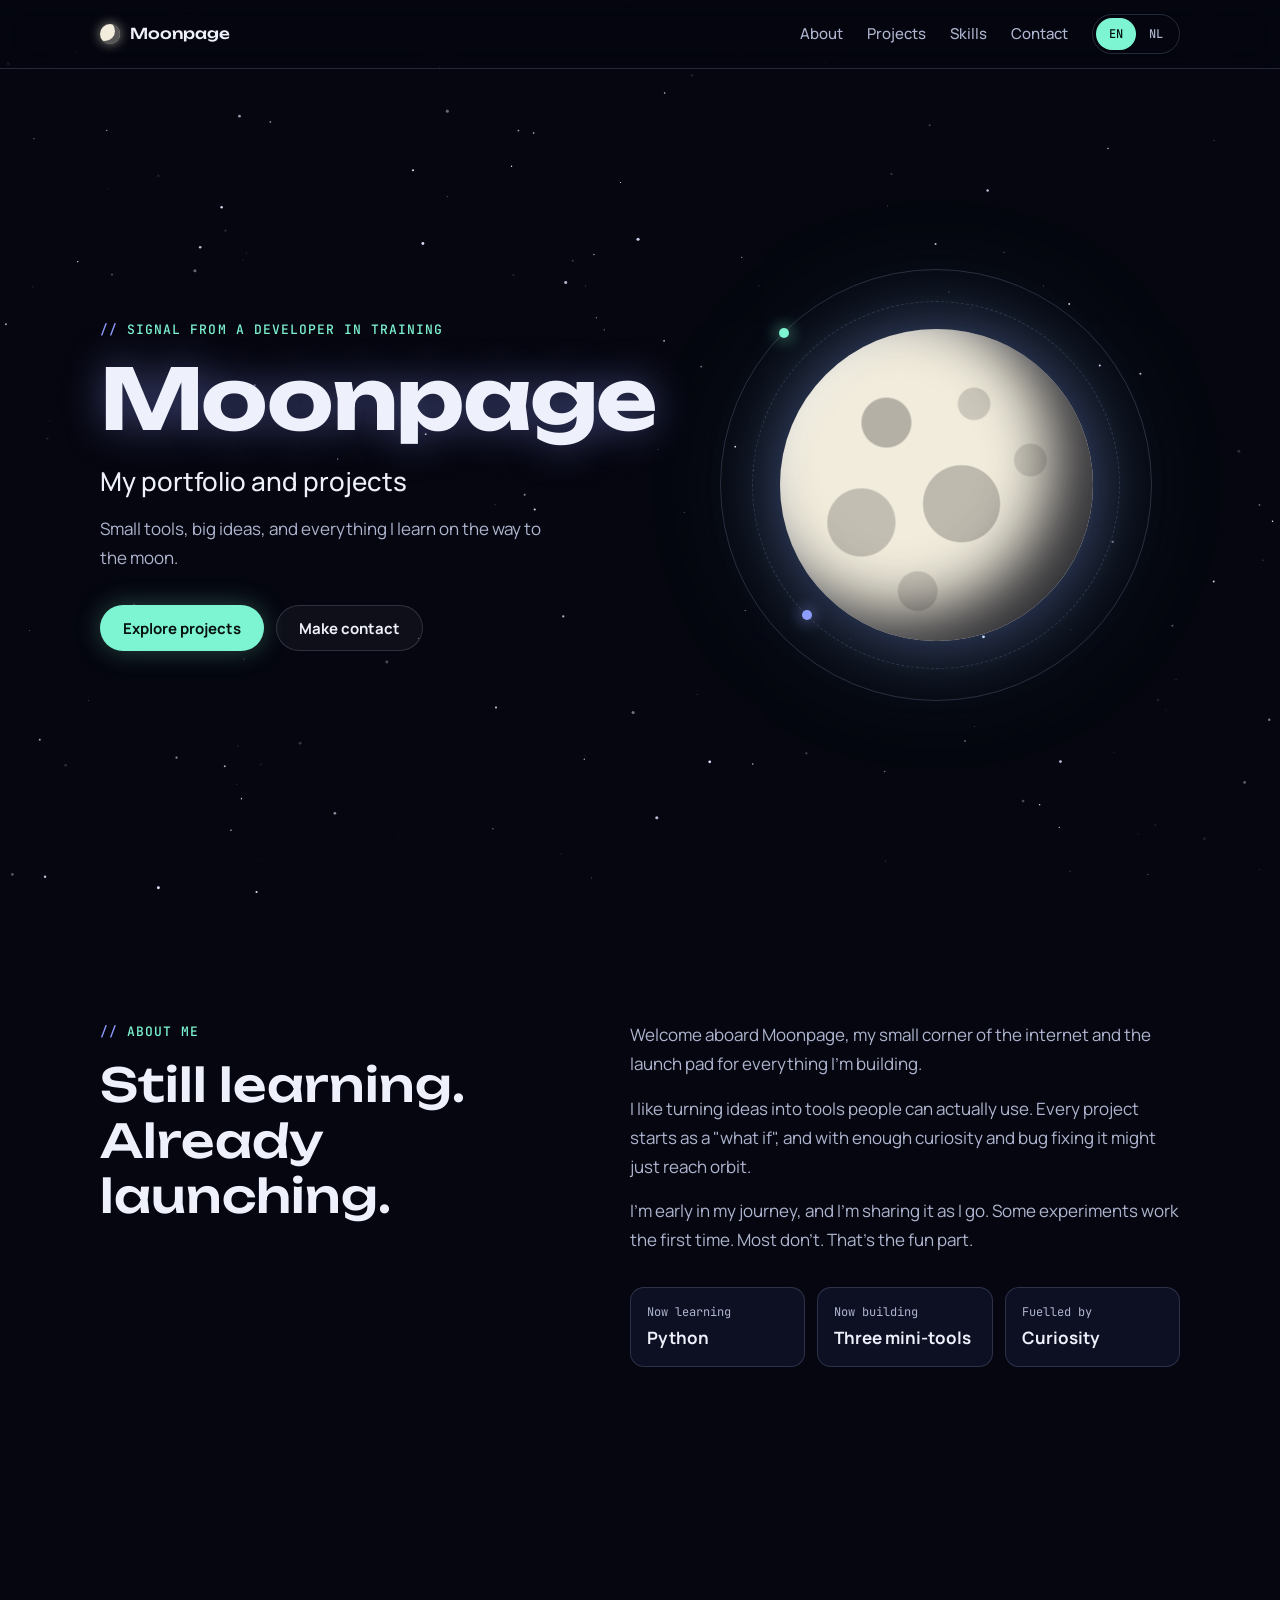
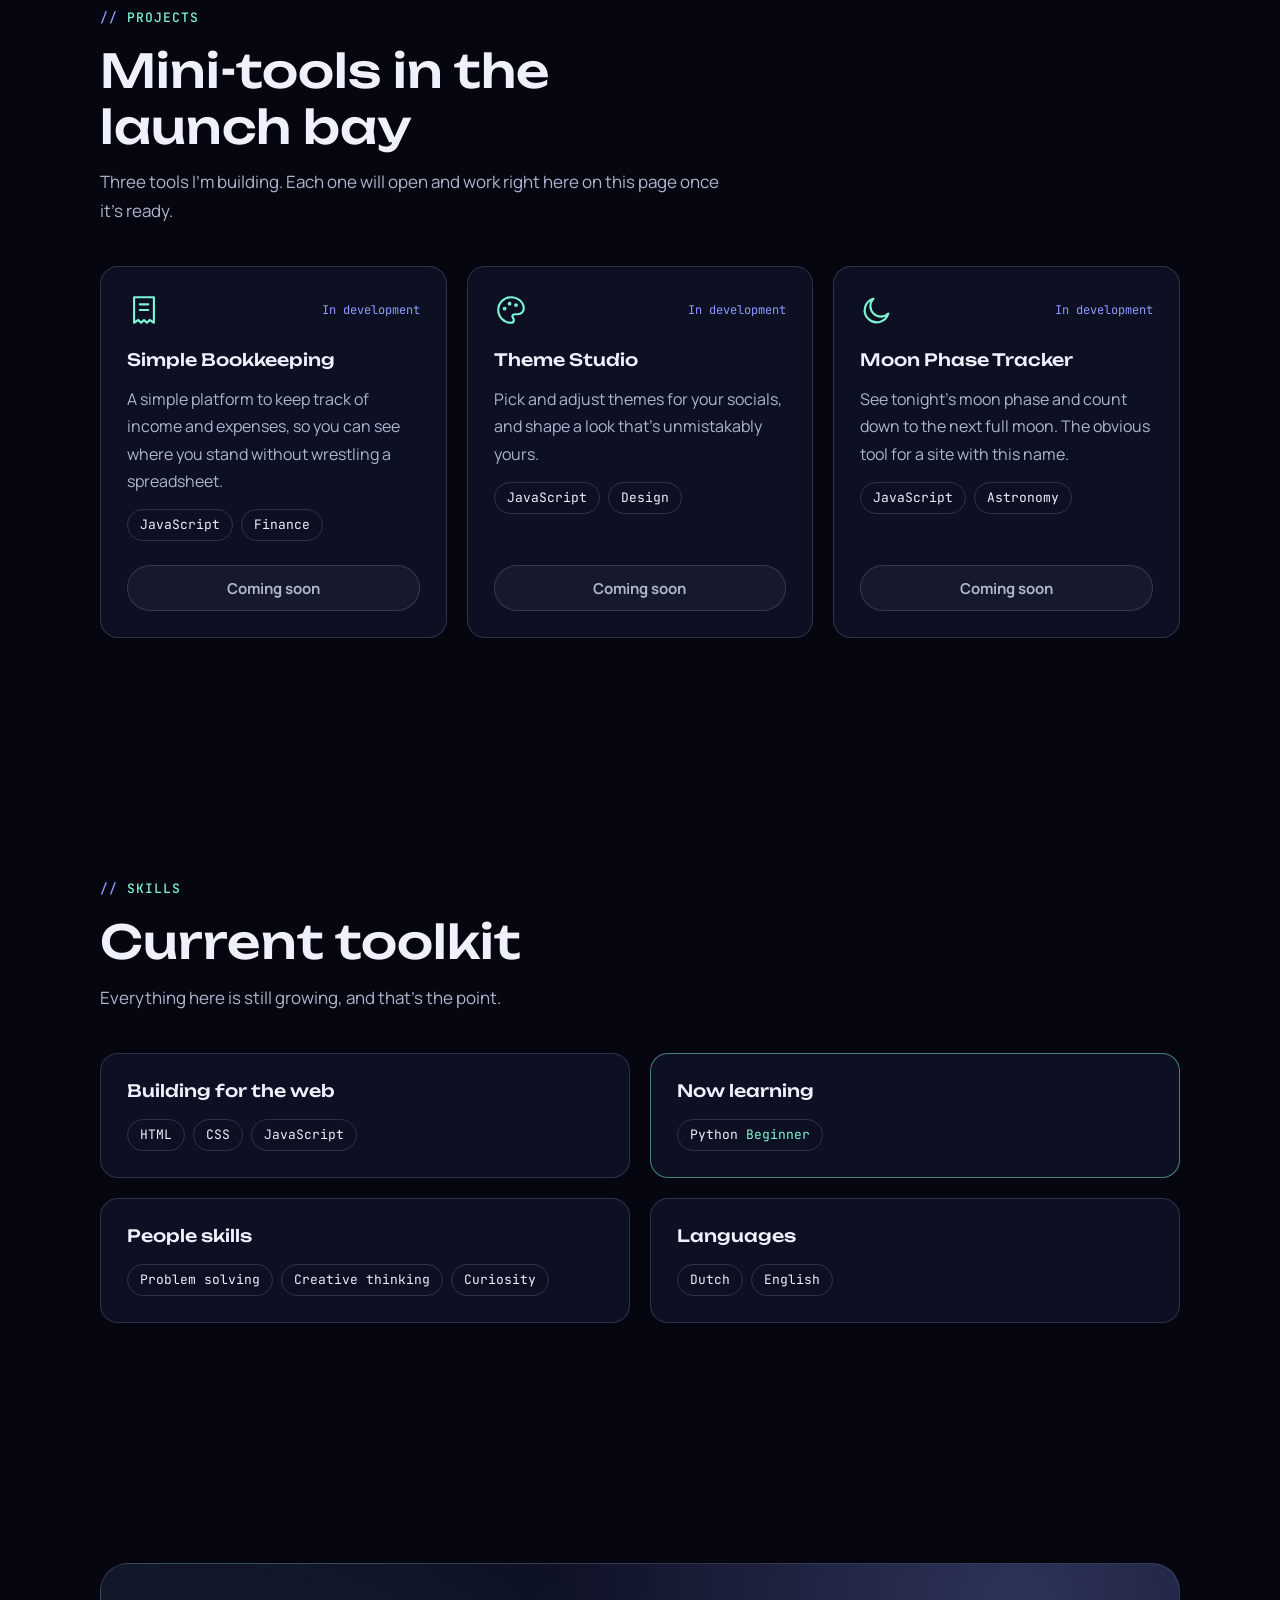
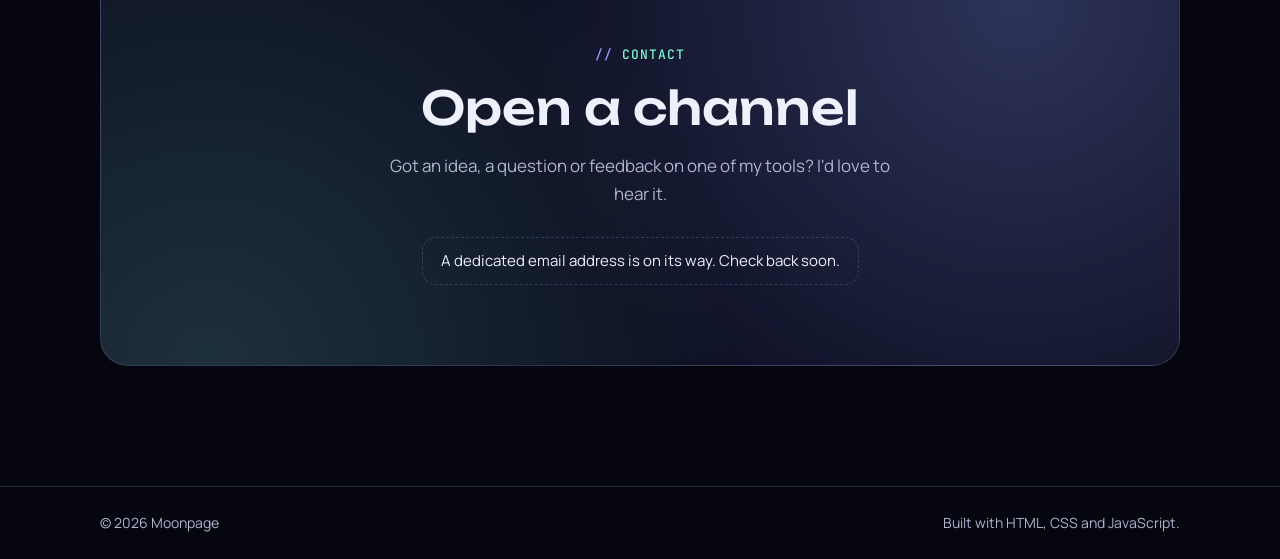
<file: index.html>
<!doctype html>
<html lang="en">
<head>
  <meta charset="utf-8">
  <meta name="viewport" content="width=device-width, initial-scale=1">
  <title>Moonpage — Portfolio and projects</title>
  <meta name="description" content="Moonpage is my portfolio: mini-tools, experiments and everything I learn along the way.">
  <meta name="theme-color" content="#05060f">

  <!-- Small moon icon for the browser tab -->
  <link rel="icon" href="data:image/svg+xml,%3Csvg xmlns='http://www.w3.org/2000/svg' viewBox='0 0 32 32'%3E%3Cpath fill='%237ef5d2' d='M21 3a13 13 0 1 0 8 19A11 11 0 0 1 21 3z'/%3E%3C/svg%3E">

  <!-- Fonts -->
  <link rel="preconnect" href="https://fonts.googleapis.com">
  <link rel="preconnect" href="https://fonts.gstatic.com" crossorigin>
  <link rel="stylesheet" href="https://fonts.googleapis.com/css2?family=JetBrains+Mono:wght@400;500&family=Manrope:wght@400;500;700&family=Unbounded:wght@500;700&display=swap">

  <link rel="stylesheet" href="style.css">

  <!-- Text for each language first, then the code that uses it -->
  <script src="translations.js" defer></script>
  <script src="script.js" defer></script>
</head>
<body>
  <a class="skip-link" href="#main" data-i18n="skip">Skip to content</a>

  <!-- The moving stars behind the page (drawn by script.js) -->
  <canvas id="stars" aria-hidden="true"></canvas>

  <!-- ===== Top navigation ===== -->
  <header class="site-header">
    <div class="container header-inner">
      <a class="logo" href="#top">
        <span class="logo-moon" aria-hidden="true"></span>
        Moonpage
      </a>

      <button class="menu-button" id="menu-button" type="button" aria-expanded="false" aria-controls="site-nav" data-i18n-label="nav.menu" aria-label="Open or close menu">
        <span aria-hidden="true"></span>
      </button>

      <div class="header-controls" id="site-nav">
        <nav data-i18n-label="nav.label" aria-label="Main navigation">
          <a href="#about" data-i18n="nav.about">About</a>
          <a href="#projects" data-i18n="nav.projects">Projects</a>
          <a href="#skills" data-i18n="nav.skills">Skills</a>
          <a href="#contact" data-i18n="nav.contact">Contact</a>
        </nav>
        <!-- script.js fills this with one button per language -->
        <div class="language-switch" id="language-switch" role="group" data-i18n-label="lang.label" aria-label="Choose language"></div>
      </div>
    </div>
  </header>

  <main id="main">
    <!-- ===== Hero ===== -->
    <section class="hero" id="top">
      <div class="container hero-grid">
        <div class="hero-text">
          <p class="eyebrow" data-i18n="hero.eyebrow">Signal from a developer in training</p>
          <h1>Moonpage</h1>
          <p class="hero-subtitle" data-i18n="hero.subtitle">My portfolio and projects</p>
          <p class="hero-intro" data-i18n="hero.text">Small tools, big ideas, and everything I learn on the way to the moon.</p>
          <div class="button-row">
            <a class="button button-primary" href="#projects" data-i18n="hero.ctaProjects">Explore projects</a>
            <a class="button button-secondary" href="#contact" data-i18n="hero.ctaContact">Make contact</a>
          </div>
        </div>

        <!-- The moon is drawn entirely with CSS -->
        <div class="moon-scene" aria-hidden="true">
          <div class="orbit orbit-one"><span class="satellite"></span></div>
          <div class="orbit orbit-two"><span class="satellite"></span></div>
          <div class="moon"></div>
        </div>
      </div>
    </section>

    <!-- ===== About me ===== -->
    <section class="section" id="about">
      <div class="container about-grid">
        <div class="reveal">
          <p class="eyebrow" data-i18n="about.eyebrow">About me</p>
          <h2 data-i18n="about.title">Still learning. Already launching.</h2>
        </div>
        <div class="about-copy reveal">
          <p data-i18n="about.p1">Welcome aboard Moonpage, my small corner of the internet and the launch pad for everything I'm building.</p>
          <p data-i18n="about.p2">I like turning ideas into tools people can actually use. Every project starts as a "what if", and with enough curiosity and bug fixing it might just reach orbit.</p>
          <p data-i18n="about.p3">I'm early in my journey, and I'm sharing it as I go. Some experiments work the first time. Most don't. That's the fun part.</p>
          <dl class="facts">
            <div>
              <dt data-i18n="about.fact1Label">Now learning</dt>
              <dd>Python</dd>
            </div>
            <div>
              <dt data-i18n="about.fact2Label">Now building</dt>
              <dd data-i18n="about.fact2">Three mini-tools</dd>
            </div>
            <div>
              <dt data-i18n="about.fact3Label">Fuelled by</dt>
              <dd data-i18n="about.fact3">Curiosity</dd>
            </div>
          </dl>
        </div>
      </div>
    </section>

    <!-- ===== Projects =====
         To connect a finished tool: put its file in the tools folder and
         fill in data-tool, for example data-tool="tools/bookkeeping.html".
         The card then gets a working "Open tool" button by itself. -->
    <section class="section" id="projects">
      <div class="container">
        <div class="section-heading reveal">
          <p class="eyebrow" data-i18n="projects.eyebrow">Projects</p>
          <h2 data-i18n="projects.title">Mini-tools in the launch bay</h2>
          <p data-i18n="projects.intro">Three tools I'm building. Each one will open and work right here on this page once it's ready.</p>
        </div>

        <div class="card-grid">
          <article class="card reveal" data-tool="">
            <div class="card-top">
              <svg class="card-icon" viewBox="0 0 24 24" aria-hidden="true"><path d="M5 3h14v18l-3-2-2 2-2-2-2 2-2-2-3 2zM9 8h6M9 12h6"/></svg>
              <span class="status" data-status data-i18n="status.dev">In development</span>
            </div>
            <h3 data-i18n="p1.title">Simple Bookkeeping</h3>
            <p data-i18n="p1.text">A simple platform to keep track of income and expenses, so you can see where you stand without wrestling a spreadsheet.</p>
            <ul class="tags">
              <li>JavaScript</li>
              <li data-i18n="tag.finance">Finance</li>
            </ul>
            <button class="button button-secondary card-button" type="button" disabled data-i18n="projects.soon">Coming soon</button>
          </article>

          <article class="card reveal" data-tool="">
            <div class="card-top">
              <svg class="card-icon" viewBox="0 0 24 24" aria-hidden="true"><path d="M12 3a9 9 0 1 0 0 18c1.500 0 2-1 2-2s-1-1.500-1-2.500S14 15 15 15h2a4 4 0 0 0 4-4c0-4.500-4-8-9-8z"/><circle cx="7.500" cy="11" r=".6"/><circle cx="11" cy="7.500" r=".6"/><circle cx="15.500" cy="8.500" r=".6"/></svg>
              <span class="status" data-status data-i18n="status.dev">In development</span>
            </div>
            <h3 data-i18n="p2.title">Theme Studio</h3>
            <p data-i18n="p2.text">Pick and adjust themes for your socials, and shape a look that's unmistakably yours.</p>
            <ul class="tags">
              <li>JavaScript</li>
              <li data-i18n="tag.design">Design</li>
            </ul>
            <button class="button button-secondary card-button" type="button" disabled data-i18n="projects.soon">Coming soon</button>
          </article>

          <article class="card reveal" data-tool="">
            <div class="card-top">
              <svg class="card-icon" viewBox="0 0 24 24" aria-hidden="true"><path d="M20 14.500A8.500 8.500 0 1 1 9.500 4a7 7 0 0 0 10.500 10.500z"/></svg>
              <span class="status" data-status data-i18n="status.dev">In development</span>
            </div>
            <h3 data-i18n="p3.title">Moon Phase Tracker</h3>
            <p data-i18n="p3.text">See tonight's moon phase and count down to the next full moon. The obvious tool for a site with this name.</p>
            <ul class="tags">
              <li>JavaScript</li>
              <li data-i18n="tag.astronomy">Astronomy</li>
            </ul>
            <button class="button button-secondary card-button" type="button" disabled data-i18n="projects.soon">Coming soon</button>
          </article>
        </div>
      </div>
    </section>

    <!-- ===== Skills ===== -->
    <section class="section" id="skills">
      <div class="container">
        <div class="section-heading reveal">
          <p class="eyebrow" data-i18n="skills.eyebrow">Skills</p>
          <h2 data-i18n="skills.title">Current toolkit</h2>
          <p data-i18n="skills.intro">Everything here is still growing, and that's the point.</p>
        </div>

        <div class="skill-grid">
          <div class="skill-group reveal">
            <h3 data-i18n="skills.web">Building for the web</h3>
            <ul class="tags">
              <li>HTML</li>
              <li>CSS</li>
              <li>JavaScript</li>
            </ul>
          </div>
          <div class="skill-group skill-group-highlight reveal">
            <h3 data-i18n="skills.learning">Now learning</h3>
            <ul class="tags">
              <li>Python <span class="level" data-i18n="skills.beginner">Beginner</span></li>
            </ul>
          </div>
          <div class="skill-group reveal">
            <h3 data-i18n="skills.people">People skills</h3>
            <ul class="tags">
              <li data-i18n="skills.problem">Problem solving</li>
              <li data-i18n="skills.creative">Creative thinking</li>
              <li data-i18n="skills.curiosity">Curiosity</li>
            </ul>
          </div>
          <div class="skill-group reveal">
            <h3 data-i18n="skills.languages">Languages</h3>
            <ul class="tags">
              <li data-i18n="skills.dutch">Dutch</li>
              <li data-i18n="skills.english">English</li>
            </ul>
          </div>
        </div>
      </div>
    </section>

    <!-- ===== Contact =====
         Your email address is set at the top of script.js (CONTACT_EMAIL). -->
    <section class="section" id="contact">
      <div class="container">
        <div class="contact-panel reveal">
          <p class="eyebrow" data-i18n="contact.eyebrow">Contact</p>
          <h2 data-i18n="contact.title">Open a channel</h2>
          <p data-i18n="contact.text">Got an idea, a question or feedback on one of my tools? I'd love to hear it.</p>
          <p class="contact-pending" id="contact-pending" data-i18n="contact.pending">A dedicated email address is on its way. Check back soon.</p>
          <a class="button button-primary" id="contact-email" href="#" hidden></a>
        </div>
      </div>
    </section>
  </main>

  <footer class="site-footer">
    <div class="container">
      <span>© 2026 Moonpage</span>
      <span data-i18n="footer.built">Built with HTML, CSS and JavaScript.</span>
    </div>
  </footer>

  <!-- The window a finished mini-tool opens in -->
  <dialog class="tool-dialog" id="tool-dialog">
    <div class="tool-dialog-header">
      <h2 id="tool-dialog-title"></h2>
      <button class="button button-secondary" id="tool-dialog-close" type="button" data-i18n="tool.close">Close</button>
    </div>
    <iframe id="tool-frame" title=""></iframe>
  </dialog>
</body>
</html>
</file>
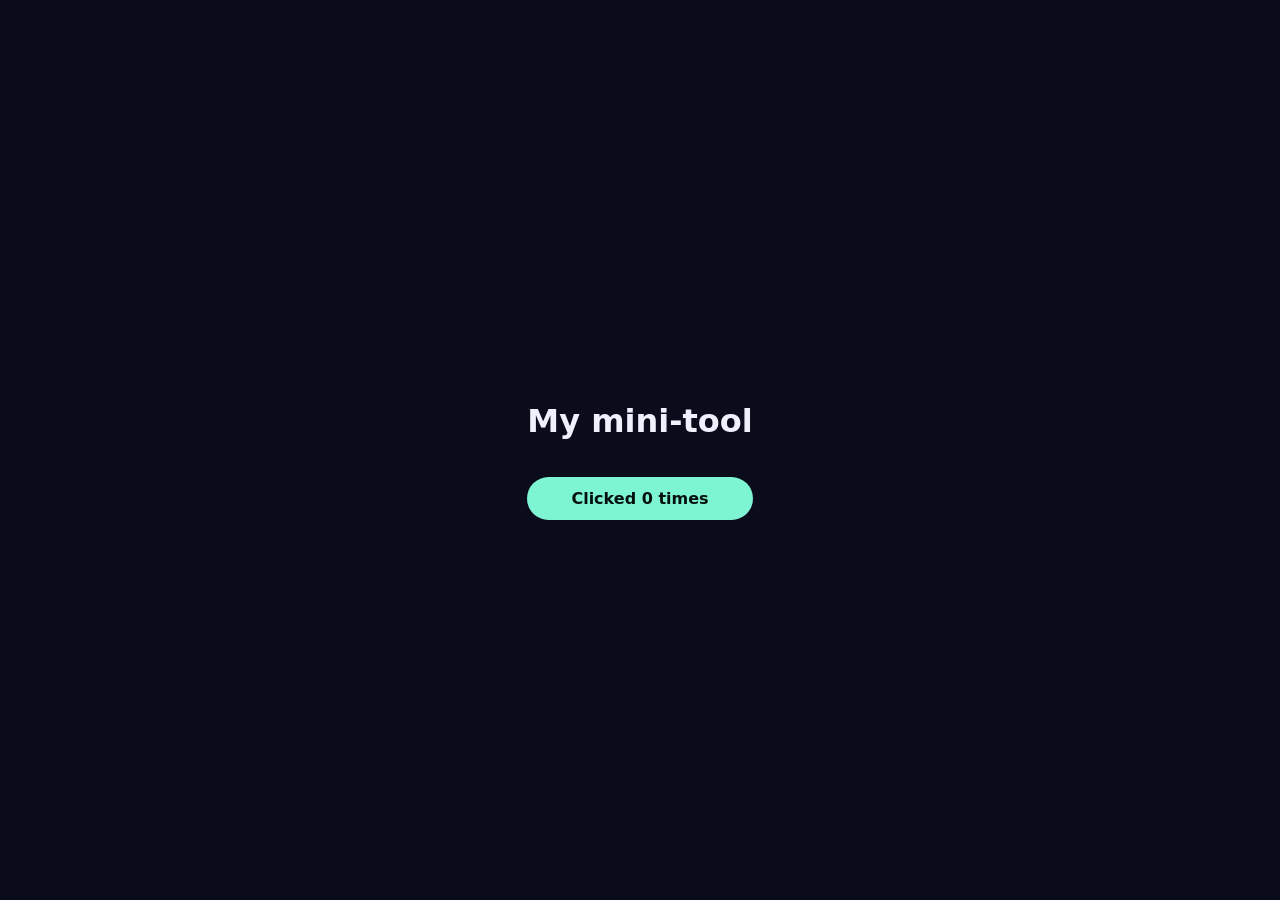
<file: template.html>
<!doctype html>
<!--
  Starter for a new mini-tool.

  1. Copy this file and rename it, for example to bookkeeping.html
  2. Build your tool in the copy
  3. In index.html, fill in data-tool on the matching project card:
     data-tool="tools/bookkeeping.html"
-->
<html lang="en">
<head>
  <meta charset="utf-8">
  <meta name="viewport" content="width=device-width, initial-scale=1">
  <title>Mini-tool</title>
  <style>
    body {
      display: grid;
      place-content: center;
      gap: 16px;
      min-height: 100vh;
      margin: 0;
      padding: 16px;
      box-sizing: border-box;
      background: #0a0c1c;
      color: #eef0fb;
      font-family: system-ui, sans-serif;
      text-align: center;
    }

    button {
      padding: 12px 24px;
      border: 0;
      border-radius: 999px;
      background: #7ef5d2;
      color: #04110d;
      font: inherit;
      font-weight: 700;
      cursor: pointer;
    }
  </style>
</head>
<body>
  <h1>My mini-tool</h1>
  <button id="counter" type="button">Clicked 0 times</button>

  <script>
    let clicks = 0;
    const counter = document.getElementById("counter");

    counter.addEventListener("click", () => {
      clicks += 1;
      counter.textContent = `Clicked ${clicks} times`;
    });
  </script>
</body>
</html>
</file>
<file: style.css>
/* ==========================================================
   1. Design settings
   Change a colour here and it updates across the whole site.
   ========================================================== */
:root {
  --bg: #05060f;
  --surface: rgba(17, 21, 43, 0.72);
  --line: rgba(190, 205, 255, 0.18);
  --text: #eef0fb;
  --muted: #aeb5cf;
  --accent: #7ef5d2;
  --accent-2: #8f9bff;
  --moon: #f1ecdc;

  --font-display: "Unbounded", "Avenir Next", "Segoe UI", sans-serif;
  --font-body: "Manrope", "Segoe UI", system-ui, sans-serif;
  --font-mono: "JetBrains Mono", ui-monospace, Menlo, monospace;

  --radius: 18px;
  --header-height: 68px;
}

/* ==========================================================
   2. Basics
   ========================================================== */
*,
*::before,
*::after {
  box-sizing: border-box;
}

html {
  background: var(--bg);
  scroll-behavior: smooth;
  scroll-padding-top: calc(var(--header-height) + 16px);
}

body {
  margin: 0;
  color: var(--text);
  font-family: var(--font-body);
  font-size: 1.0625rem;
  line-height: 1.7;
  overflow-wrap: break-word;
}

/* Makes sure anything marked "hidden" really stays hidden */
[hidden] {
  display: none !important;
}

h1,
h2,
h3,
p {
  margin: 0;
}

h2 {
  font-family: var(--font-display);
  font-size: clamp(1.6rem, 4vw, 2.9rem);
  font-weight: 500;
  line-height: 1.2;
}

a {
  color: inherit;
}

:focus-visible {
  outline: 2px solid var(--accent);
  outline-offset: 3px;
}

#stars {
  position: fixed;
  inset: 0;
  width: 100%;
  height: 100%;
  pointer-events: none;
}

main,
.site-footer {
  position: relative;
}

/* Keeps content centred, with space on the sides on every screen */
.container {
  width: min(1160px, 100%);
  margin-inline: auto;
  padding-inline: clamp(16px, 4vw, 40px);
}

.eyebrow {
  margin-bottom: 14px;
  color: var(--accent);
  font-family: var(--font-mono);
  font-size: 0.8125rem;
  font-weight: 500;
  letter-spacing: 0.08em;
  text-transform: uppercase;
}

.eyebrow::before {
  content: "// ";
  color: var(--accent-2);
}

/* Link for keyboard users: only visible when it gets focus */
.skip-link {
  position: fixed;
  top: 8px;
  left: 16px;
  z-index: 30;
  padding: 8px 14px;
  border-radius: 8px;
  background: var(--accent);
  color: var(--bg);
  transform: translateY(-200%);
}

.skip-link:focus {
  transform: none;
}

/* ==========================================================
   3. Buttons
   ========================================================== */
.button {
  display: inline-flex;
  align-items: center;
  justify-content: center;
  min-height: 46px;
  padding: 10px 22px;
  border: 1px solid transparent;
  border-radius: 999px;
  font: 700 0.9375rem var(--font-body);
  text-decoration: none;
  cursor: pointer;
  transition: transform 0.2s, box-shadow 0.2s, background-color 0.2s, border-color 0.2s;
}

.button:not(:disabled):hover {
  transform: translateY(-2px);
}

.button-primary {
  background: var(--accent);
  color: #04110d;
  box-shadow: 0 0 26px rgba(126, 245, 210, 0.28);
}

.button-primary:hover {
  box-shadow: 0 0 38px rgba(126, 245, 210, 0.5);
}

.button-secondary {
  border-color: var(--line);
  background: rgba(255, 255, 255, 0.04);
  color: var(--text);
}

.button-secondary:not(:disabled):hover {
  border-color: var(--accent);
}

.button:disabled {
  color: var(--muted);
  cursor: not-allowed;
}

.button-row {
  display: flex;
  flex-wrap: wrap;
  gap: 12px;
}

/* ==========================================================
   4. Header and navigation
   ========================================================== */
.site-header {
  position: sticky;
  top: 0;
  z-index: 20;
  border-bottom: 1px solid var(--line);
  background: rgba(5, 6, 15, 0.78);
  backdrop-filter: blur(14px);
  -webkit-backdrop-filter: blur(14px);
}

.header-inner {
  display: flex;
  align-items: center;
  justify-content: space-between;
  gap: 20px;
  min-height: var(--header-height);
}

.logo {
  display: inline-flex;
  align-items: center;
  gap: 10px;
  font-family: var(--font-display);
  font-size: 0.9375rem;
  font-weight: 500;
  text-decoration: none;
}

.logo-moon {
  width: 20px;
  height: 20px;
  border-radius: 50%;
  background: var(--moon);
  box-shadow: inset -5px -3px 0 rgba(5, 6, 15, 0.65), 0 0 12px rgba(241, 236, 220, 0.6);
}

.header-controls {
  display: flex;
  align-items: center;
  gap: 24px;
}

.header-controls nav {
  display: flex;
  gap: 24px;
}

.header-controls nav a {
  color: var(--muted);
  font-size: 0.9375rem;
  font-weight: 500;
  text-decoration: none;
  transition: color 0.2s;
}

.header-controls nav a:hover {
  color: var(--accent);
}

.language-switch {
  display: flex;
  padding: 3px;
  border: 1px solid var(--line);
  border-radius: 999px;
}

.language-switch button {
  min-width: 40px;
  min-height: 32px;
  border: 0;
  border-radius: 999px;
  background: transparent;
  color: var(--muted);
  font: 500 0.75rem var(--font-mono);
  cursor: pointer;
}

.language-switch button[aria-pressed="true"] {
  background: var(--accent);
  color: #04110d;
}

.menu-button {
  display: none;
  width: 44px;
  height: 44px;
  padding: 0;
  border: 1px solid var(--line);
  border-radius: 12px;
  background: transparent;
  color: var(--text);
  cursor: pointer;
}

/* Three menu lines: the span plus two shadows */
.menu-button span {
  display: block;
  width: 18px;
  height: 2px;
  margin: auto;
  background: currentColor;
  box-shadow: 0 -6px 0 currentColor, 0 6px 0 currentColor;
}

/* ==========================================================
   5. Hero and moon
   ========================================================== */
.hero {
  overflow: hidden;
}

.hero-grid {
  display: grid;
  grid-template-columns: 1.15fr 1fr;
  align-items: center;
  gap: 32px;
  min-height: calc(100svh - var(--header-height));
  padding-block: 48px;
}

h1 {
  font-family: var(--font-display);
  font-size: clamp(2.5rem, 7.2vw, 5.25rem);
  font-weight: 700;
  line-height: 1.05;
  letter-spacing: -0.02em;
  text-shadow: 0 0 40px rgba(143, 155, 255, 0.45);
}

.hero-subtitle {
  margin-top: 16px;
  font-size: clamp(1.2rem, 2.4vw, 1.625rem);
  font-weight: 500;
}

.hero-intro {
  max-width: 46ch;
  margin-block: 12px 32px;
  color: var(--muted);
}

.moon-scene {
  position: relative;
  width: min(100%, 460px);
  aspect-ratio: 1;
  margin-inline: auto;
}

.moon {
  position: absolute;
  inset: 16%;
  border-radius: 50%;
  background:
    radial-gradient(circle at 34% 30%, rgba(120, 116, 110, 0.5) 0 8%, transparent 8.6%),
    radial-gradient(circle at 62% 24%, rgba(120, 116, 110, 0.3) 0 5%, transparent 5.6%),
    radial-gradient(circle at 26% 62%, rgba(120, 116, 110, 0.38) 0 11%, transparent 11.6%),
    radial-gradient(circle at 58% 56%, rgba(120, 116, 110, 0.42) 0 15%, transparent 15.6%),
    radial-gradient(circle at 44% 84%, rgba(120, 116, 110, 0.28) 0 6%, transparent 6.6%),
    radial-gradient(circle at 80% 42%, rgba(120, 116, 110, 0.25) 0 5%, transparent 5.6%),
    var(--moon);
  box-shadow:
    inset -38px -26px 60px rgba(5, 6, 15, 0.82),
    inset 8px 6px 24px rgba(255, 255, 255, 0.5),
    0 0 70px rgba(143, 155, 255, 0.4),
    0 0 150px rgba(126, 245, 210, 0.16);
}

.orbit {
  position: absolute;
  inset: 3%;
  border: 1px solid var(--line);
  border-radius: 50%;
  animation: spin 26s linear infinite;
}

.orbit-two {
  inset: 10%;
  border-style: dashed;
  animation-duration: 40s;
  animation-direction: reverse;
}

.satellite {
  position: absolute;
  top: 14.6%;
  left: 14.6%;
  width: 10px;
  height: 10px;
  margin: -5px;
  border-radius: 50%;
  background: var(--accent);
  box-shadow: 0 0 16px var(--accent);
}

.orbit-two .satellite {
  top: 85.4%;
  background: var(--accent-2);
  box-shadow: 0 0 16px var(--accent-2);
}

@keyframes spin {
  to {
    transform: rotate(360deg);
  }
}

/* ==========================================================
   6. Sections
   ========================================================== */
.section {
  padding-block: clamp(64px, 10vw, 120px);
}

.section-heading {
  max-width: 640px;
  margin-bottom: 40px;
}

.section-heading > p:last-child {
  margin-top: 14px;
  color: var(--muted);
}

/* About */
.about-grid {
  display: grid;
  grid-template-columns: 1fr 1.2fr;
  gap: clamp(28px, 6vw, 72px);
}

.about-copy p + p {
  margin-top: 16px;
}

.about-copy > p {
  color: var(--muted);
}

.facts {
  display: grid;
  grid-template-columns: repeat(3, 1fr);
  gap: 12px;
  margin: 32px 0 0;
}

.facts div {
  padding: 16px;
  border: 1px solid var(--line);
  border-radius: 14px;
  background: var(--surface);
}

.facts dt {
  color: var(--muted);
  font-family: var(--font-mono);
  font-size: 0.75rem;
  line-height: 1.4;
}

.facts dd {
  margin: 6px 0 0;
  font-weight: 700;
  line-height: 1.35;
}

/* Project cards */
.card-grid {
  display: grid;
  grid-template-columns: repeat(3, 1fr);
  gap: 20px;
}

.card {
  display: flex;
  flex-direction: column;
  gap: 14px;
  padding: 26px;
  border: 1px solid var(--line);
  border-radius: var(--radius);
  background: var(--surface);
  transition: border-color 0.3s, box-shadow 0.3s;
}

.card:hover {
  border-color: rgba(126, 245, 210, 0.55);
  box-shadow: 0 0 40px rgba(126, 245, 210, 0.1);
}

.card-top {
  display: flex;
  align-items: center;
  justify-content: space-between;
  gap: 12px;
  margin-bottom: 8px;
}

.card-icon {
  width: 34px;
  height: 34px;
  fill: none;
  stroke: var(--accent);
  stroke-width: 1.5;
  stroke-linecap: round;
  stroke-linejoin: round;
}

.status {
  color: var(--accent-2);
  font-family: var(--font-mono);
  font-size: 0.75rem;
}

.card.is-live .status {
  color: var(--accent);
}

.card h3,
.skill-group h3 {
  font-family: var(--font-display);
  font-size: 1.0625rem;
  font-weight: 500;
  line-height: 1.35;
}

.card > p {
  color: var(--muted);
  font-size: 1rem;
}

.card-button {
  margin-top: auto;
}

.tags {
  display: flex;
  flex-wrap: wrap;
  gap: 8px;
  margin: 0;
  padding: 0;
  list-style: none;
}

.tags li {
  padding: 4px 12px;
  border: 1px solid var(--line);
  border-radius: 999px;
  font-family: var(--font-mono);
  font-size: 0.8125rem;
}

.card .tags {
  margin-bottom: 10px;
}

/* Skills */
.skill-grid {
  display: grid;
  grid-template-columns: repeat(2, 1fr);
  gap: 20px;
}

.skill-group {
  padding: 26px;
  border: 1px solid var(--line);
  border-radius: var(--radius);
  background: var(--surface);
}

.skill-group h3 {
  margin-bottom: 16px;
}

.skill-group-highlight {
  border-color: rgba(126, 245, 210, 0.5);
}

.level {
  color: var(--accent);
}

/* Contact */
.contact-panel {
  padding: clamp(32px, 7vw, 80px);
  border: 1px solid var(--line);
  border-radius: 28px;
  background:
    radial-gradient(circle at 85% 10%, rgba(143, 155, 255, 0.25), transparent 50%),
    radial-gradient(circle at 10% 100%, rgba(126, 245, 210, 0.14), transparent 50%),
    var(--surface);
  text-align: center;
}

.contact-panel p:not(.eyebrow) {
  max-width: 52ch;
  margin: 16px auto 0;
  color: var(--muted);
}

.contact-panel p.contact-pending {
  display: inline-block;
  margin-top: 28px;
  padding: 10px 18px;
  border: 1px dashed var(--line);
  border-radius: 14px;
  color: var(--text);
  font-size: 0.9375rem;
}

.contact-panel .button {
  margin-top: 28px;
}

/* Footer */
.site-footer {
  border-top: 1px solid var(--line);
  color: var(--muted);
  font-size: 0.875rem;
}

.site-footer .container {
  display: flex;
  flex-wrap: wrap;
  justify-content: space-between;
  gap: 4px 24px;
  padding-block: 24px;
}

/* ==========================================================
   7. Mini-tool window
   ========================================================== */
.tool-dialog {
  width: min(960px, calc(100% - 32px));
  height: min(760px, 88dvh);
  padding: 0;
  overflow: hidden;
  border: 1px solid var(--line);
  border-radius: var(--radius);
  background: #0a0c1c;
  color: var(--text);
}

.tool-dialog[open] {
  display: flex;
  flex-direction: column;
}

.tool-dialog::backdrop {
  background: rgba(2, 3, 10, 0.78);
  backdrop-filter: blur(4px);
}

.tool-dialog-header {
  display: flex;
  align-items: center;
  justify-content: space-between;
  gap: 16px;
  padding: 12px 16px;
  border-bottom: 1px solid var(--line);
}

.tool-dialog-header h2 {
  font-size: 1rem;
}

.tool-dialog iframe {
  flex: 1;
  width: 100%;
  border: 0;
  background: #fff;
}

/* ==========================================================
   8. Fade-in while scrolling (only when JavaScript is running)
   ========================================================== */
.js .reveal {
  opacity: 0;
  transform: translateY(18px);
  transition: opacity 0.7s, transform 0.7s;
}

.js .reveal.is-visible {
  opacity: 1;
  transform: none;
}

.js .card.reveal {
  transition: opacity 0.7s, transform 0.7s, border-color 0.3s, box-shadow 0.3s;
}

/* ==========================================================
   9. Smaller screens
   ========================================================== */
@media (max-width: 960px) {
  .card-grid {
    grid-template-columns: repeat(2, 1fr);
  }

  .about-grid {
    grid-template-columns: 1fr;
  }
}

@media (max-width: 760px) {
  .menu-button {
    display: block;
  }

  /* Without JavaScript the menu stays open, so the links always work */
  .js .header-controls:not(.is-open) {
    display: none;
  }

  .header-inner {
    flex-wrap: wrap;
  }

  .header-controls {
    flex-basis: 100%;
    flex-direction: column;
    align-items: flex-start;
    padding-bottom: 20px;
  }

  .header-controls nav {
    flex-direction: column;
    gap: 4px;
    width: 100%;
  }

  .header-controls nav a {
    display: block;
    padding-block: 8px;
    font-size: 1.0625rem;
  }

  .hero-grid {
    grid-template-columns: 1fr;
    min-height: 0;
    padding-block: 32px 64px;
  }

  .moon-scene {
    grid-row: 1;
    width: min(70vw, 300px);
  }

  .card-grid,
  .skill-grid {
    grid-template-columns: 1fr;
  }
}

@media (max-width: 480px) {
  .facts {
    grid-template-columns: 1fr;
  }

  .button-row .button {
    flex: 1 1 100%;
  }
}

/* ==========================================================
   10. Less movement for visitors who prefer that
   ========================================================== */
@media (prefers-reduced-motion: reduce) {
  html {
    scroll-behavior: auto;
  }

  .orbit {
    animation: none;
  }

  .js .reveal,
  .js .card.reveal {
    opacity: 1;
    transform: none;
    transition: none;
  }

  .button,
  .card {
    transition: none;
  }

  .button:not(:disabled):hover {
    transform: none;
  }
}
</file>
